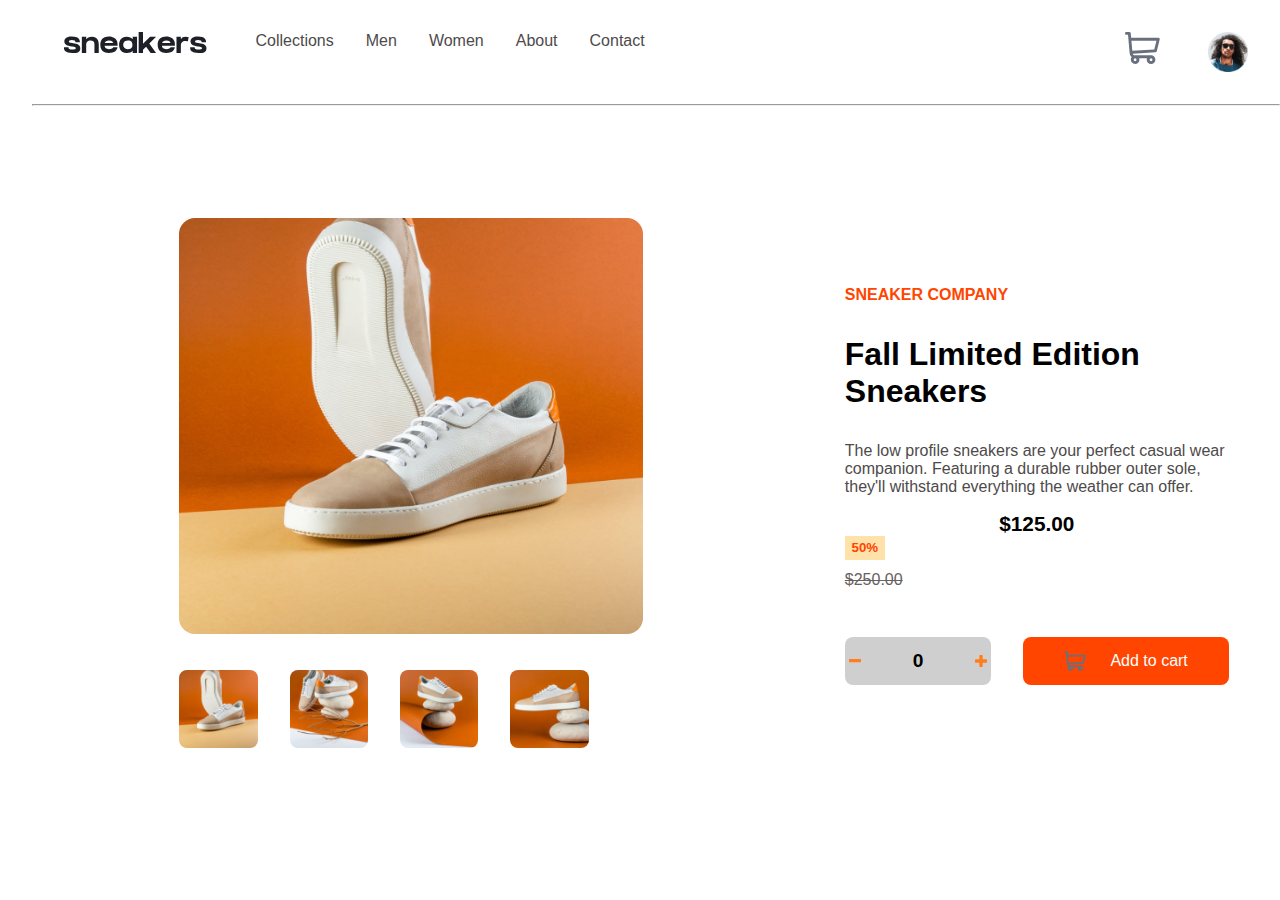
<file: index.html>
<!DOCTYPE html>
<html lang="en">

<head>
    <meta charset="UTF-8">
    <meta http-equiv="X-UA-Compatible" content="IE=edge">
    <meta name="viewport" content="width=device-width, initial-scale=1.0">
    <title>Sales Edition</title>
    <link rel="stylesheet" href="Product.css">
</head>

<body>
    <header>
        <div class="header-section">
            <div class="first-part">
            <img class="sneakers" src="ecommerce-product-page-main/images/logo.svg" alt="">
            <!-- <nav class="header-links-container"> -->
                <ul class="header-links">
                    <li><a class="list" href="##">collections</a></li>
                    <li><a class="list" href="##">men</a></li>
                    <li><a class="list" href="##">women</a></li>
                    <li><a class="list" href="##">about</a></li>
                    <li><a class="list" href="##">contact</a></li>
                </ul>
            <!-- </nav> -->
        </div>
        <div class="second-part">
            <nav class="second-nav-container">
                <img class="cart" src="ecommerce-product-page-main/images/icon-cart.svg" alt="">
                <div class="wheel"></div>
                <img class="avatar" src="ecommerce-product-page-main/images/image-avatar.png" alt="">
            </nav>
        </div>
        </div>
       <hr> 
    </header>
    
    
    <main>
        <div class="first-section">
            <img class="big-shoe" src="ecommerce-product-page-main/images/image-product-1.jpg" alt="">
            <ul class="small-shoes">
                <li><a href="">
                        <div class="img-container"><img
                                src="ecommerce-product-page-main/images/image-product-1-thumbnail.jpg" alt=""></div>
                    </a></li>
                <li><a href=""><img src="ecommerce-product-page-main/images/image-product-2-thumbnail.jpg" alt=""></a>
                </li>
                <li><a href=""><img src="ecommerce-product-page-main/images/image-product-3-thumbnail.jpg" alt=""></a>
                </li>
                <li><a href=""><img src="ecommerce-product-page-main/images/image-product-4-thumbnail.jpg" alt=""></a>
                </li>
            </ul>
        </div>
        <div class="second-section">
            <h4 class="first-heading">sneaker company</h4>
            <h1 class="second-heading">fall limited edition sneakers</h1>
            <p class="first-paragraph">The low profile sneakers are your perfect casual wear companion. Featuring a
                durable rubber outer sole, they'll withstand everything the weather can offer.</p>

            <div class="third-heading">
                <h2 class="amount">$125.00</h2>
                <h5 class="percentage">50%</h5>
            </div>
            <p class="price">$250.00</p>
            <div class="range">
                <div class="minus">
                    <img class="subtract" src="ecommerce-product-page-main/images/icon-minus.svg" alt="">
                    <p class="zero">0</p>
                    <img class="add" src="ecommerce-product-page-main/images/icon-plus.svg" alt="">
                </div>
                <div class="cartt"><img class="carttt" src="ecommerce-product-page-main/images/icon-cart.svg" alt=""> Add to cart</div>
            </div>
        </div>
    </main>
    <script src="Purchase.js"></script>
</body>
</html>
</file>
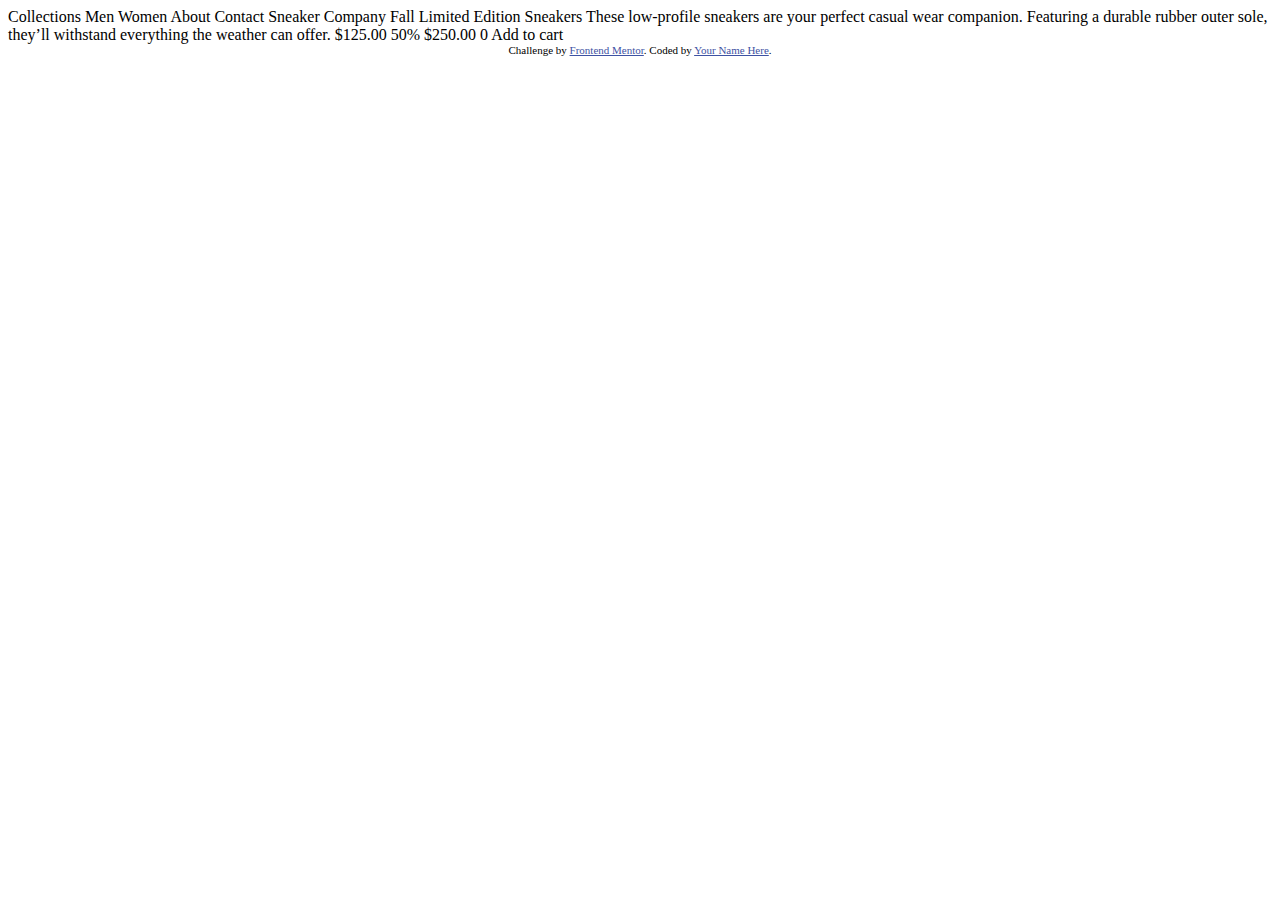
<file: ecommerce-product-page-main/index.html>
<!DOCTYPE html>
<html lang="en">
<head>
  <meta charset="UTF-8">
  <meta name="viewport" content="width=device-width, initial-scale=1.0"> <!-- displays site properly based on user's device -->

  <link rel="icon" type="image/png" sizes="32x32" href="./images/favicon-32x32.png">
  
  <title>Frontend Mentor | E-commerce product page</title>

  <!-- Feel free to remove these styles or customise in your own stylesheet 👍 -->
  <style>
    .attribution { font-size: 11px; text-align: center; }
    .attribution a { color: hsl(228, 45%, 44%); }
  </style>
</head>
<body>

  Collections
  Men
  Women
  About
  Contact

  Sneaker Company

  Fall Limited Edition Sneakers

  These low-profile sneakers are your perfect casual wear companion. Featuring a 
  durable rubber outer sole, they’ll withstand everything the weather can offer.

  $125.00
  50%
  $250.00

  0
  Add to cart
  
  <div class="attribution">
    Challenge by <a href="https://www.frontendmentor.io?ref=challenge" target="_blank">Frontend Mentor</a>. 
    Coded by <a href="#">Your Name Here</a>.
  </div>
</body>
</html>
</file>
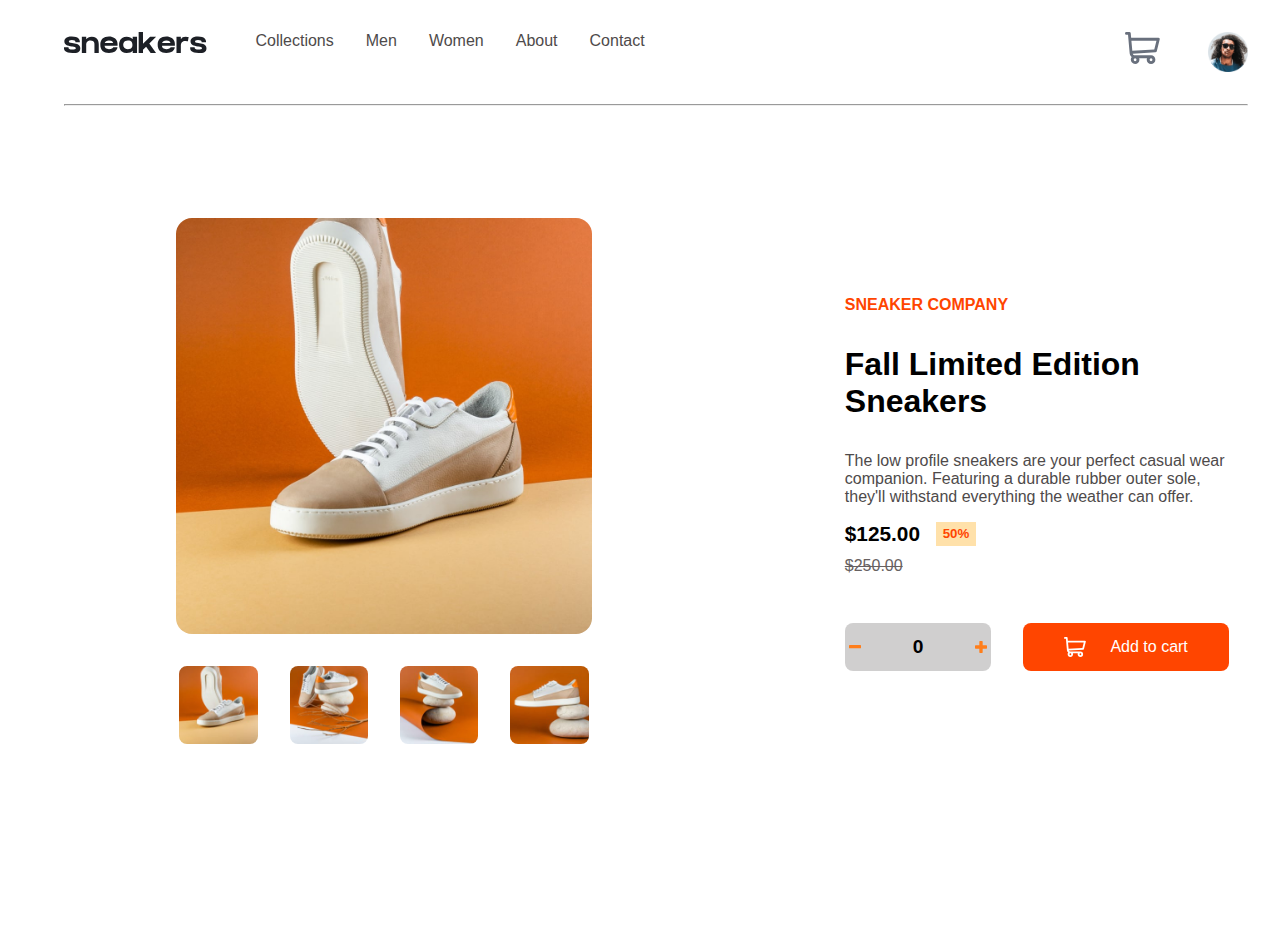
<file: Second Sale/index.html>
<!DOCTYPE html>
<html lang="en">

<head>
    <meta charset="UTF-8">
    <meta http-equiv="X-UA-Compatible" content="IE=edge">
    <meta name="viewport" content="width=device-width, initial-scale=1.0">
    <title>Sales Edition</title>
    <link rel="stylesheet" href="Product.css">
</head>

<body>
    <header>
        <div class="header-section">
            <div class="first-part">
                <img class="menu" src="ecommerce-product-page-main/images/icon-menu.svg" alt="">
                <div class="menu-container">
                    <div class="menu-itself">
                        <div class="menus">
                            <p class="closee"><img src="ecommerce-product-page-main/images/icon-close.svg" alt=""></p>
                            <nav class="menu-nav">
                                <ul>
                                    <li class="menu-list"><a href="##">collections</a></li>
                                    <li class="menu-list"><a href="##">men</a></li>
                                    <li class="menu-list"><a href="##">women</a></li>
                                    <li class="menu-list"><a href="##">about</a></li>
                                    <li class="menu-list"><a href="##">contact</a></li>
                                </ul>
                            </nav>
                        </div>
                    </div>
                </div>
                <img class="sneakers" src="ecommerce-product-page-main/images/logo.svg" alt="">
                <!-- <nav class="header-links-container"> -->
                <ul class="header-links">
                    <li><a class="list" href="##">collections</a></li>
                    <li><a class="list" href="##">men</a></li>
                    <li><a class="list" href="##">women</a></li>
                    <li><a class="list" href="##">about</a></li>
                    <li><a class="list" href="##">contact</a></li>
                </ul>
                <!-- </nav> -->
            </div>
            <div class="second-part">
                <nav class="second-nav-container">
                    <img class="cart" src="ecommerce-product-page-main/images/icon-cart.svg" alt="">
                    <div class="wheel">
                        <h4 class="cart-heading">cart</h4>
                        <hr class="line">
                        <section class="cart-container">
                            <div class="order">
                                <div class="thumb-container"><img class="thumb"
                                        src="ecommerce-product-page-main/images/image-product-1-thumbnail.jpg" alt="">
                                </div>
                                <div class="fall">
                                    fall limited edition sneakers
                                    <div class="cart-price">$125.00 x <div class="cart-number">0</div> <span
                                            class="dollar">$</span><span class="total">00</span><span
                                            class="dollar">.00</span></div>
                                </div>
                                <img class="delete" src="ecommerce-product-page-main/images/icon-delete.svg" alt="">
                            </div>
                            <div class="check">checkout</div>
                        </section>
                        <p class="empty">Your cart is empty</p>
                    </div>
                    <img class="avatar" src="ecommerce-product-page-main/images/image-avatar.png" alt="">
                </nav>
            </div>
        </div>
        <hr class="cross">
    </header>


    <main>
        <div class="first-section">
            <div class="big-img"><img class="big-shoe shoee"
                    src="ecommerce-product-page-main/images/image-product-1.jpg" alt=""></div>
            <ul class="small-shoes">

                <li><img class="little" src="ecommerce-product-page-main/images/image-product-1-thumbnail.jpg" alt="">
                </li>
                <li><img class="littlee" src="ecommerce-product-page-main/images/image-product-2-thumbnail.jpg" alt="">
                </li>
                <li><img class="littleee" src="ecommerce-product-page-main/images/image-product-3-thumbnail.jpg" alt="">
                </li>
                <li><img class="littleeee" src="ecommerce-product-page-main/images/image-product-4-thumbnail.jpg"
                        alt=""></li>

                <ul class="bigger-shoes">
                    <li><img class="big" src="ecommerce-product-page-main/images/image-product-1.jpg" alt=""></li>
                    <li><img class="big" src="ecommerce-product-page-main/images/image-product-2.jpg" alt=""></li>
                    <li><img class="big" src="ecommerce-product-page-main/images/image-product-3.jpg" alt=""></li>
                    <li><img class="big" src="ecommerce-product-page-main/images/image-product-4.jpg" alt=""></li>
                </ul>
            </ul>
        </div>


        <div class="third-sectionn">
            <div class="third-section">
                <p class="close"><img src="ecommerce-product-page-main/images/icon-close.svg" alt=""></p>

                <div class="bigg-img"><img class="bigg-shoe"
                        src="ecommerce-product-page-main/images/image-product-1.jpg" alt=""></div>
                <ul class="smalll-shoes">
                    <li><img class="second-little"
                            src="ecommerce-product-page-main/images/image-product-1-thumbnail.jpg" alt=""></li>
                    <li><img class="second-littlee"
                            src="ecommerce-product-page-main/images/image-product-2-thumbnail.jpg" alt=""></li>
                    <li><img class="second-littleee"
                            src="ecommerce-product-page-main/images/image-product-3-thumbnail.jpg" alt=""></li>
                    <li><img class="second-littleeee"
                            src="ecommerce-product-page-main/images/image-product-4-thumbnail.jpg" alt=""></li>
                    <p class="back-container"><img class="back"
                            src="ecommerce-product-page-main/images/icon-previous.svg" alt=""></p>
                    <p class="next-container"><img class="next" src="ecommerce-product-page-main/images/icon-next.svg"
                            alt=""></p>

                    <ul class="biggerr-shoes">
                        <li><img class="bigg" src="ecommerce-product-page-main/images/image-product-1.jpg" alt=""></li>
                        <li><img class="bigg" src="ecommerce-product-page-main/images/image-product-2.jpg" alt=""></li>
                        <li><img class="bigg" src="ecommerce-product-page-main/images/image-product-3.jpg" alt=""></li>
                        <li><img class="bigg" src="ecommerce-product-page-main/images/image-product-4.jpg" alt=""></li>
                    </ul>
                </ul>
            </div>
        </div>


        <div class="second-section">
            <h4 class="first-heading">sneaker company</h4>
            <h1 class="second-heading">fall limited edition sneakers</h1>
            <p class="first-paragraph">The low profile sneakers are your perfect casual wear companion. Featuring a
                durable rubber outer sole, they'll withstand everything the weather can offer.</p>

            <div class="third-heading">
                <div class="third-headingg">
                    <h2 class="amount">$125.00</h2>
                    <h5 class="percentage">50%</h5>
                </div>
                <p class="price">$250.00</p>
            </div>
            <div class="range">
                <div class="minus">
                    <img class="subtract" src="ecommerce-product-page-main/images/icon-minus.svg" alt="">
                    <p class="zero">0</p>
                    <img class="add" src="ecommerce-product-page-main/images/icon-plus.svg" alt="">
                </div>
                <div class="cartt"><img class="carttt" src="ecommerce-product-page-main/images/icon-cart - Copy.svg"
                        alt="">
                    Add to cart</div>
            </div>
        </div>



    </main>
    <script src="Purchase.js"></script>
</body>

</html>
</file>
<file: Product.css>
*{
    margin:0;
    padding:0;
    /* outline: 3px solid green; */
}

body{
    width:100vw;
    overflow-x: hidden;
}
header{
  text-align:center;
  margin-left:2rem;
}

.header-section{
    display:flex;
    margin:2rem;
    justify-content:space-between;
}

.first-part{
    display:flex;
    gap:3rem;
    /* align-items:center; */
}

.sneakers{
    height:1.3rem;
    
}

.menu{
    display:none;
}

.menu-container{
    display:none;
}

.menu-itself{
    display:none;
}

.header-links{
   display:flex;
   list-style:none;
   gap:2rem;
   position:relative;
}

.header-links li a{
    text-decoration:none;
    text-transform:capitalize;
    color:rgb(78, 74, 74);
    font-size:1rem;
    font-family:'Lucida Sans', 'Lucida Sans Regular', 'Lucida Grande', 'Lucida Sans Unicode', Geneva, Verdana, sans-serif;
}

.header-links li:hover{
    border-bottom:4px solid orangered;
    /* transform:translate(2rem); */
    /* transition: 500ms ease-in; */
}

/* ul a{
    position: relative;
}

ul a::before{
    display:block;
    position:absolute;
    height:2rem;
    background:orangered;
    content: '';
    top: -0.5rem;
    right: 0;
} */

.second-nav-container{
    display:flex;
    gap:3rem
}

.cart{
    height:2rem;
}

.cart:hover{
    cursor: pointer;
}

.avatar{
    width:2.5rem;
}

.avatar:hover{
    cursor: pointer;
    outline:3px solid orangered;
    border-radius:50%; 
}

.wheel{
    height:15rem;
    width:23rem;
    position:absolute;
    background-color:white;
    text-align: center;
    top:5rem;
    right:2rem;
    border-radius:1.5rem;
    box-shadow: 5px 5px 15px 0px rgb(34, 34, 34);
    visibility:hidden;
}

.show-wheel{
    visibility:visible;
}

.cart-heading{
    text-align:start;
    text-transform: capitalize;
    padding:1.5rem;
}

.line{
    margin:0;
}

.cart-container{
    padding:1rem;
}

.order{
    display:flex;
    gap:10px;
}

.thumb-container{
    width:4rem;
}

.thumb{
    width:100%;
    border-radius:0.5rem;
}

.fall{
    display:inline;
    /* width:20%; */
    text-transform:capitalize;
    align-self: center;
    color:rgb(78, 74, 74);
    font-family: 'Lucida Sans', 'Lucida Sans Regular', 'Lucida Grande', 'Lucida Sans Unicode', Geneva, Verdana, sans-serif;
}

/* .cart-price{
    display:block;
} */

.cart-number{
    display:inline;
}

.dollar{
    font-weight:bolder;
    color: black;
}

.total{
    font-weight:bolder;
    color: black;
}

.delete{
    width:1rem;
    height:1rem;
    align-self:center;
}

.delete:hover{
    cursor:pointer;
}

.check{
    height:3rem;
    width:100%;
    border-radius:0.5rem;
    margin-top:1rem;
    background-color:orangered;
    color:white;
    text-transform:capitalize;
    font-family:'Lucida Sans', 'Lucida Sans Regular', 'Lucida Grande', 'Lucida Sans Unicode', Geneva, Verdana, sans-serif;
    display:flex;
    justify-content:center;
    align-items:center;
    gap:1.5rem;
}

.check:hover{
    background-color:rgb(242, 164, 135);
    transition:all 0.3s linear;
    cursor:pointer
}

.empty{
    font-family:'Lucida Sans', 'Lucida Sans Regular', 'Lucida Grande', 'Lucida Sans Unicode', Geneva, Verdana, sans-serif;
    align-self: center;
    padding-top:4rem;
    color:rgb(78, 74, 74);
    visibility:hidden;
}

.cross{
   margin:2rem;
}

main{
    display:flex;
    justify-content:center;
    align-items:center;
    gap:16rem;
    text-transform:uppercase;
    color:orangered;
    font-family: 'Lucida Sans', 'Lucida Sans Regular', 'Lucida Grande', 'Lucida Sans Unicode', Geneva, Verdana, sans-serif;
    margin:4rem;
    padding-top:3rem;
    width:100%
}

.first-section{
    width:32%;
}

.big-img{
    height:26rem;
    width:100%;
    border-radius:1rem;
    list-style:none;
    object-fit:cover;
    object-position:center;
    display:flex;
    justify-content:center;
    align-items:center;
}

.big-img:hover{
    outline:3px solid orangered;
    cursor:pointer;
}

/* img.little{
    width:27rem;
    border-radius:1rem;
    height:26rem;
    height:100%;
    width:100%;
} */

.big-shoe{
    width:29rem;
    height:26rem;
    border-radius:1rem;
}

/* .big-shoe:hover{
    outline:3px solid orangered;
    cursor:pointer;
} */
/* .shoee:hover{
    outline:3px solid orangered;
    cursor:pointer;
} */

.small-shoes{
    display:flex;
    gap:2rem;
    list-style:none;
    margin-top:2rem;
}

.small-shoes li{
    width:100%;
}

.small-shoes li:hover{
    background-color: hsl(0, 0%, 0%);
    opacity:50%;
    border-radius:0.5rem;
    
}

.small-shoes li img{
    width:4rem;
    border-radius:0.5rem;
    width:100%;
    
}

.small-shoes li img:hover{
    outline:3px solid orangered;
    cursor:pointer;
}

.bigger-shoes{
    /* visibility:hidden; */
    height:26rem;
    display:none;
}

.big{
    height:26rem;
    width:28.8rem;
    border-radius:1rem;
}

.second-section{
    width:30%;
}

.second-heading{
    color:black;
    font-weight:bolder;
    text-transform: capitalize;
    padding-top:2rem;
}

.first-paragraph{
    text-transform:none;
    text-decoration:none;
    color:rgb(78, 74, 74);
    padding-top:2rem;
}

.third-heading{
    display:block;
    justify-content:space-between;
    padding-top:1rem;
}

.third-headingg{
    display:flex;
    gap:1rem;
    /* padding-top:1rem; */
}

.amount{
    color:black;
    font-size:1.3rem;
    font-weight:bolder;
    text-align:center;
    display:flex;
    align-items:center;
    justify-content:center;
}

.percentage{
    height:1.5rem;
    width:2.5rem;
    background-color:rgba(255, 166, 0, 0.333);
    display:flex;
    align-items:center;
    justify-content:center;
}

.price{
    color:rgb(103, 97, 97);
    padding-top:0.7rem;
    text-decoration:line-through;
}

.range{
    display:flex;
    gap:2rem;
    padding-top:3rem;
}

.minus{
    display:flex;
    justify-content:space-evenly;
    align-items:center;
    gap:3rem;
    background-color:rgba(148, 146, 146, 0.442);
    height:3rem;
    width:10rem;
    border-radius:0.5rem;
}

.subtract:hover{
    cursor:pointer;
}

.zero{
    color:black;
    font-weight:bolder;
    font-size:1.2rem;
}

.add{
    cursor:pointer;
}

.cartt{
    height:3rem;
    width:14rem;
    border-radius:0.5rem;
    background-color:orangered;
    color:white;
    text-transform:none;
    display:flex;
    justify-content:center;
    align-items:center;
    gap:1.5rem;
}

.cartt:hover{
    background-color:rgb(242, 164, 135);
    transition:all 0.3s linear;
    cursor:pointer
}

.carttt{
    color:white;
}

.third-sectionn{
    display:flex;
    justify-content:center;
    align-items: center;
    width:100vw;
    height:100vh;
    position:absolute;
    visibility:hidden;
}

.third-section{
    /* position:absolute; */
    left:34rem;
    width:25rem;
    display:block;
    box-shadow: 5px 5px 46rem 46rem rgba(0, 0, 0, 0.898);
    background:rgba(0, 0, 0, 0.898);
    /* visibility:hidden; */
}

.bigg-img{
    width:100%;
    list-style:none;
}

.bigg-shoe{
    height:26rem;
    border-radius:1rem;
    width:100%
}

.bigg-shoe:hover{
    outline:3px solid orangered;
    cursor:pointer;
}

.smalll-shoes{
    display:flex;
    gap:2rem;
    list-style:none;
    margin-top:2rem;
}

.smalll-shoes li img{
    width:4rem;
    border-radius:0.5rem;
    width:100%;
}

.smalll-shoes li img:hover{
    outline:3px solid orangered;
    cursor:pointer;
}

.close{
    position:absolute;
    right:19rem;
    bottom:37rem;
}

.close:hover{
    cursor:pointer;
}

.biggerr-shoes{
    /* visibility:hidden; */
    height:26rem;
    display:none;
}

.bigg{
    height:26rem;
    width:25rem;
    border-radius:1rem;
}

.back-container{
    position:absolute;
    bottom:20rem;
    left:16.5rem;
    background-color:white;
    height:3rem;
    width:3rem;
    display:flex;
    justify-content:center;
    align-items:center;
    border-radius:5rem;
}

.back-container:hover{
    cursor:pointer;
}

.back{
    width:0.7rem;
}

.next-container{
    position:absolute;
    bottom:20rem;
    right:16.5rem;
    background-color:white;
    height:3rem;
    width:3rem;
    display:flex;
    justify-content:center;
    align-items:center;
    border-radius:5rem;
}

.next-container:hover{
    cursor:pointer;
}

.next{
    width:0.7rem;
}


@media (max-width:500px) {


body{
    width:100%;
    height:160vh
}    

header{
    margin-left:0;
}

.header-section{
    margin:1rem;
    align-items:center;
}

.header-links{
    display:none;
}    

.first-part{
    gap:1rem;
}

.sneakers{
    height:1rem;
}

.menu{
    display:block;
    align-items:center;
    height:1.3rem;
}

.menu:hover{
    cursor:pointer;
}

.menu-container{
    display:block;
    position:absolute;
    z-index:2;
    width:100%;
    height:160vh;
    visibility:hidden;
    /* position:absolute;
    z-index:2; */
}

.show-menu{
    visibility:visible
}

.menu-itself{
    display:block;
    position:absolute;
    /* margin:1rem; */
    left:0;
    top:0;
    z-index:3;
    height:160vh;
    width:60%;
    box-shadow: 5px 5px 46rem 46rem rgba(0, 0, 0, 0.759);
    background-color:white;
}

.menus{
    margin:1rem;
}

.closee{
    text-align:start;
}

.closee:hover{
    cursor:pointer;
}

.menu-nav{
    margin-top:2rem;
    
}

.menus .menu-nav ul{
    line-height:4rem;
}

.menu-list{
    list-style:none;
    text-align:start;
    
}

.menu-list a{
    text-decoration:none;
    color:rgb(78, 74, 74);
    font-weight:600;
    font-family:'Lucida Sans', 'Lucida Sans Regular', 'Lucida Grande', 'Lucida Sans Unicode', Geneva, Verdana, sans-serif;;
    text-transform:capitalize;
}

.menu-list a:hover{
    border-bottom:4px solid orangered;
}

.second-nav-container{
    align-items:center;
    gap:1rem;
}

.cart{
    height:1.3rem;
}

.avatar{
    width:2rem;
}

.wheel{
    z-index:1;
    height:15rem;
    width:18rem;
}

.cross{
    display:none;
}

main{
    /* flex-direction:column; */
    display:block;
    margin:0rem;
    gap:0rem;
    width:100%w
}

.first-section{
    width:100%;
    display:none;
}

.third-sectionn{
    position:relative;
    visibility:visible;
    height:50%;
    width:100%
}

.third-section{
    box-shadow: 0px 0px 0rem 0rem;
    background-color:white;

}

.bigg-shoe{
    border-radius:0rem;;
}

.smalll-shoes li{
    display:none;
}

.second-section{
    display:block;
    width:100vw;
    /* margin:1rem; */
    /* margin:auto; */
}

.first-heading{
    margin-right:1rem;
    margin-left:1rem;
}

.second-heading{
    font-size:1.4rem;
    padding-top:0.5rem;
    margin-right:1rem;
    margin-left:1rem;
}

.first-paragraph{
    /* margin-top:0.5rem; */
    /* text-align:center; */
    margin-right:1rem;
    margin-left:1rem;
    width:90%;
}

.third-heading{
   display:flex;
   margin-right:1rem;
   margin-left:1rem;
   /* justify-content:space-between; */
}

.price{
    /* display:inline; */
    display:flex;
    padding-top:0rem;
    /* justify-self:right; */
}

.back-container{
    left:0rem;
    bottom:15rem;
    height:2.5rem;
    width:2.5rem;
}

.next-container{
    right:0rem;
    bottom:15rem;
    height:2.5rem;
    width:2.5rem;
}

.range{
    display:block;
    gap:0rem;
    padding-top:3rem;
}

.minus{
    width:100%;
    margin-bottom:2rem;
}

.cartt{
    width:100%;
}

}
</file>
<file: Second Sale/Product.css>
*{
    margin:0;
    padding:0;
    /* outline: 3px solid green; */
}

body{
    width:100vw;
    overflow-x: hidden;
}
header{
  text-align:center;
  margin-left:2rem;
}

.header-section{
    display:flex;
    margin:2rem;
    justify-content:space-between;
}

.first-part{
    display:flex;
    gap:3rem;
    /* align-items:center; */
}

.sneakers{
    height:1.3rem;
    
}

.menu{
    display:none;
}

.menu-container{
    display:none;
}

.menu-itself{
    display:none;
}

.header-links{
   display:flex;
   list-style:none;
   gap:2rem;
   position:relative;
}

.header-links li a{
    text-decoration:none;
    text-transform:capitalize;
    color:rgb(78, 74, 74);
    font-size:1rem;
    font-family:'Lucida Sans', 'Lucida Sans Regular', 'Lucida Grande', 'Lucida Sans Unicode', Geneva, Verdana, sans-serif;
}

.header-links li:hover{
    border-bottom:4px solid orangered;
    /* transform:translate(2rem); */
    /* transition: 500ms ease-in; */
}

/* ul a{
    position: relative;
}

ul a::before{
    display:block;
    position:absolute;
    height:2rem;
    background:orangered;
    content: '';
    top: -0.5rem;
    right: 0;
} */

.second-nav-container{
    display:flex;
    gap:3rem
}

.cart{
    height:2rem;
}

.cart:hover{
    cursor: pointer;
}

.avatar{
    width:2.5rem;
}

.avatar:hover{
    cursor: pointer;
    outline:3px solid orangered;
    border-radius:50%; 
}

.wheel{
    height:15rem;
    width:23rem;
    position:absolute;
    background-color:white;
    text-align: center;
    top:5rem;
    right:2rem;
    border-radius:1.5rem;
    box-shadow: 5px 5px 15px 0px rgb(34, 34, 34);
    visibility:hidden;
}

.show-wheel{
    visibility:visible;
}

.cart-heading{
    text-align:start;
    text-transform: capitalize;
    padding:1.5rem;
}

.line{
    margin:0;
}

.cart-container{
    padding:1rem;
}

.order{
    display:flex;
    gap:10px;
}

.thumb-container{
    width:4rem;
}

.thumb{
    width:100%;
    border-radius:0.5rem;
}

.fall{
    display:inline;
    /* width:20%; */
    text-transform:capitalize;
    align-self: center;
    color:rgb(78, 74, 74);
    font-family: 'Lucida Sans', 'Lucida Sans Regular', 'Lucida Grande', 'Lucida Sans Unicode', Geneva, Verdana, sans-serif;
}

/* .cart-price{
    display:block;
} */

.cart-number{
    display:inline;
}

.dollar{
    font-weight:bolder;
    color: black;
}

.total{
    font-weight:bolder;
    color: black;
}

.delete{
    width:1rem;
    height:1rem;
    align-self:center;
}

.delete:hover{
    cursor:pointer;
}

.check{
    height:3rem;
    width:100%;
    border-radius:0.5rem;
    margin-top:1rem;
    background-color:orangered;
    color:white;
    text-transform:capitalize;
    font-family:'Lucida Sans', 'Lucida Sans Regular', 'Lucida Grande', 'Lucida Sans Unicode', Geneva, Verdana, sans-serif;
    display:flex;
    justify-content:center;
    align-items:center;
    gap:1.5rem;
}

.check:hover{
    background-color:rgb(242, 164, 135);
    transition:all 0.3s linear;
    cursor:pointer
}

.empty{
    font-family:'Lucida Sans', 'Lucida Sans Regular', 'Lucida Grande', 'Lucida Sans Unicode', Geneva, Verdana, sans-serif;
    align-self: center;
    padding-top:4rem;
    color:rgb(78, 74, 74);
    visibility:hidden;
}

.cross{
   margin:2rem;
}

main{
    display:flex;
    justify-content:center;
    align-items:center;
    gap:16rem;
    text-transform:uppercase;
    color:orangered;
    font-family: 'Lucida Sans', 'Lucida Sans Regular', 'Lucida Grande', 'Lucida Sans Unicode', Geneva, Verdana, sans-serif;
    margin:4rem;
    padding-top:3rem;
    width:100%
}

.first-section{
    width:32%;
}

.big-img{
    height:26rem;
    width:100%;
    border-radius:1rem;
    list-style:none;
    object-fit:cover;
    object-position:center;
    display:flex;
    justify-content:center;
    align-items:center;
}

.big-img:hover{
    outline:3px solid orangered;
    cursor:pointer;
}

/* img.little{
    width:27rem;
    border-radius:1rem;
    height:26rem;
    height:100%;
    width:100%;
} */

.big-shoe{
    width:29rem;
    height:26rem;
    border-radius:1rem;
}

/* .big-shoe:hover{
    outline:3px solid orangered;
    cursor:pointer;
} */
/* .shoee:hover{
    outline:3px solid orangered;
    cursor:pointer;
} */

.small-shoes{
    display:flex;
    gap:2rem;
    list-style:none;
    margin-top:2rem;
}

.small-shoes li{
    width:100%;
}

.small-shoes li:hover{
    background-color: hsl(0, 0%, 0%);
    opacity:50%;
    border-radius:0.5rem;
    
}

.small-shoes li img{
    width:4rem;
    border-radius:0.5rem;
    width:100%;
    
}

.small-shoes li img:hover{
    outline:3px solid orangered;
    cursor:pointer;
}

.bigger-shoes{
    /* visibility:hidden; */
    height:26rem;
    display:none;
}

.big{
    height:26rem;
    width:28.8rem;
    border-radius:1rem;
}

.second-section{
    width:30%;
}

.second-heading{
    color:black;
    font-weight:bolder;
    text-transform: capitalize;
    padding-top:2rem;
}

.first-paragraph{
    text-transform:none;
    text-decoration:none;
    color:rgb(78, 74, 74);
    padding-top:2rem;
}

.third-heading{
    display:block;
    justify-content:space-between;
    padding-top:1rem;
}

.third-headingg{
    display:flex;
    gap:1rem;
    /* padding-top:1rem; */
}

.amount{
    color:black;
    font-size:1.3rem;
    font-weight:bolder;
    text-align:center;
    display:flex;
    align-items:center;
    justify-content:center;
}

.percentage{
    height:1.5rem;
    width:2.5rem;
    background-color:rgba(255, 166, 0, 0.333);
    display:flex;
    align-items:center;
    justify-content:center;
}

.price{
    color:rgb(103, 97, 97);
    padding-top:0.7rem;
    text-decoration:line-through;
}

.range{
    display:flex;
    gap:2rem;
    padding-top:3rem;
}

.minus{
    display:flex;
    justify-content:space-evenly;
    align-items:center;
    gap:3rem;
    background-color:rgba(148, 146, 146, 0.442);
    height:3rem;
    width:10rem;
    border-radius:0.5rem;
}

.subtract:hover{
    cursor:pointer;
}

.zero{
    color:black;
    font-weight:bolder;
    font-size:1.2rem;
}

.add{
    cursor:pointer;
}

.cartt{
    height:3rem;
    width:14rem;
    border-radius:0.5rem;
    background-color:orangered;
    color:white;
    text-transform:none;
    display:flex;
    justify-content:center;
    align-items:center;
    gap:1.5rem;
}

.cartt:hover{
    background-color:rgb(242, 164, 135);
    transition:all 0.3s linear;
    cursor:pointer
}

.carttt{
    color:white;
}

.third-sectionn{
    display:flex;
    justify-content:center;
    align-items: center;
    width:100vw;
    height:100vh;
    position:absolute;
    visibility:hidden;
}

.third-section{
    /* position:absolute; */
    left:34rem;
    width:25rem;
    display:block;
    box-shadow: 5px 5px 46rem 46rem rgba(0, 0, 0, 0.898);
    background:rgba(0, 0, 0, 0.898);
    /* visibility:hidden; */
}

.bigg-img{
    width:100%;
    list-style:none;
}

.bigg-shoe{
    height:26rem;
    border-radius:1rem;
    width:100%
}

.bigg-shoe:hover{
    outline:3px solid orangered;
    cursor:pointer;
}

.smalll-shoes{
    display:flex;
    gap:2rem;
    list-style:none;
    margin-top:2rem;
}

.smalll-shoes li img{
    width:4rem;
    border-radius:0.5rem;
    width:100%;
}

.smalll-shoes li img:hover{
    outline:3px solid orangered;
    cursor:pointer;
}

.close{
    position:absolute;
    right:19rem;
    bottom:37rem;
}

.close:hover{
    cursor:pointer;
}

.biggerr-shoes{
    /* visibility:hidden; */
    height:26rem;
    display:none;
}

.bigg{
    height:26rem;
    width:25rem;
    border-radius:1rem;
}

.back-container{
    position:absolute;
    bottom:20rem;
    left:16.5rem;
    background-color:white;
    height:3rem;
    width:3rem;
    display:flex;
    justify-content:center;
    align-items:center;
    border-radius:5rem;
}

.back-container:hover{
    cursor:pointer;
}

.back{
    width:0.7rem;
}

.next-container{
    position:absolute;
    bottom:20rem;
    right:16.5rem;
    background-color:white;
    height:3rem;
    width:3rem;
    display:flex;
    justify-content:center;
    align-items:center;
    border-radius:5rem;
}

.next-container:hover{
    cursor:pointer;
}

.next{
    width:0.7rem;
}


@media (max-width:500px) {


body{
    width:100%;
    height:160vh
}    

header{
    margin-left:0;
}

.header-section{
    margin:1rem;
    align-items:center;
}

.header-links{
    display:none;
}    

.first-part{
    gap:1rem;
}

.sneakers{
    height:1rem;
}

.menu{
    display:block;
    align-items:center;
    height:1.3rem;
}

.menu:hover{
    cursor:pointer;
}

.menu-container{
    display:block;
    position:absolute;
    z-index:2;
    width:100%;
    height:160vh;
    visibility:hidden;
    /* position:absolute;
    z-index:2; */
}

.show-menu{
    visibility:visible
}

.menu-itself{
    display:block;
    position:absolute;
    /* margin:1rem; */
    left:0;
    top:0;
    z-index:3;
    height:160vh;
    width:60%;
    box-shadow: 5px 5px 46rem 46rem rgba(0, 0, 0, 0.759);
    background-color:white;
}

.menus{
    margin:1rem;
}

.closee{
    text-align:start;
}

.closee:hover{
    cursor:pointer;
}

.menu-nav{
    margin-top:2rem;
    
}

.menus .menu-nav ul{
    line-height:4rem;
}

.menu-list{
    list-style:none;
    text-align:start;
    
}

.menu-list a{
    text-decoration:none;
    color:rgb(78, 74, 74);
    font-weight:600;
    font-family:'Lucida Sans', 'Lucida Sans Regular', 'Lucida Grande', 'Lucida Sans Unicode', Geneva, Verdana, sans-serif;;
    text-transform:capitalize;
}

.menu-list a:hover{
    border-bottom:4px solid orangered;
}

.second-nav-container{
    align-items:center;
    gap:1rem;
}

.cart{
    height:1.3rem;
}

.avatar{
    width:2rem;
}

.wheel{
    z-index:1;
    height:15rem;
    width:18rem;
}

.cross{
    display:none;
}

main{
    /* flex-direction:column; */
    display:block;
    margin:0rem;
    gap:0rem;
    width:100%w
}

.first-section{
    width:100%;
    display:none;
}

.third-sectionn{
    position:relative;
    visibility:visible;
    height:50%;
    width:100%
}

.third-section{
    box-shadow: 0px 0px 0rem 0rem;
    background-color:white;

}

.bigg-shoe{
    border-radius:0rem;;
}

.smalll-shoes li{
    display:none;
}

.second-section{
    display:block;
    width:100vw;
    /* margin:1rem; */
    /* margin:auto; */
}

.first-heading{
    margin-right:1rem;
    margin-left:1rem;
}

.second-heading{
    font-size:1.4rem;
    padding-top:0.5rem;
    margin-right:1rem;
    margin-left:1rem;
}

.first-paragraph{
    /* margin-top:0.5rem; */
    /* text-align:center; */
    margin-right:1rem;
    margin-left:1rem;
    width:90%;
}

.third-heading{
   display:flex;
   margin-right:1rem;
   margin-left:1rem;
   /* justify-content:space-between; */
}

.price{
    /* display:inline; */
    display:flex;
    padding-top:0rem;
    /* justify-self:right; */
}

.back-container{
    left:0rem;
    bottom:15rem;
    height:2.5rem;
    width:2.5rem;
}

.next-container{
    right:0rem;
    bottom:15rem;
    height:2.5rem;
    width:2.5rem;
}

.range{
    display:block;
    gap:0rem;
    padding-top:3rem;
}

.minus{
    width:100%;
    margin-bottom:2rem;
}

.cartt{
    width:100%;
}

}
</file>
